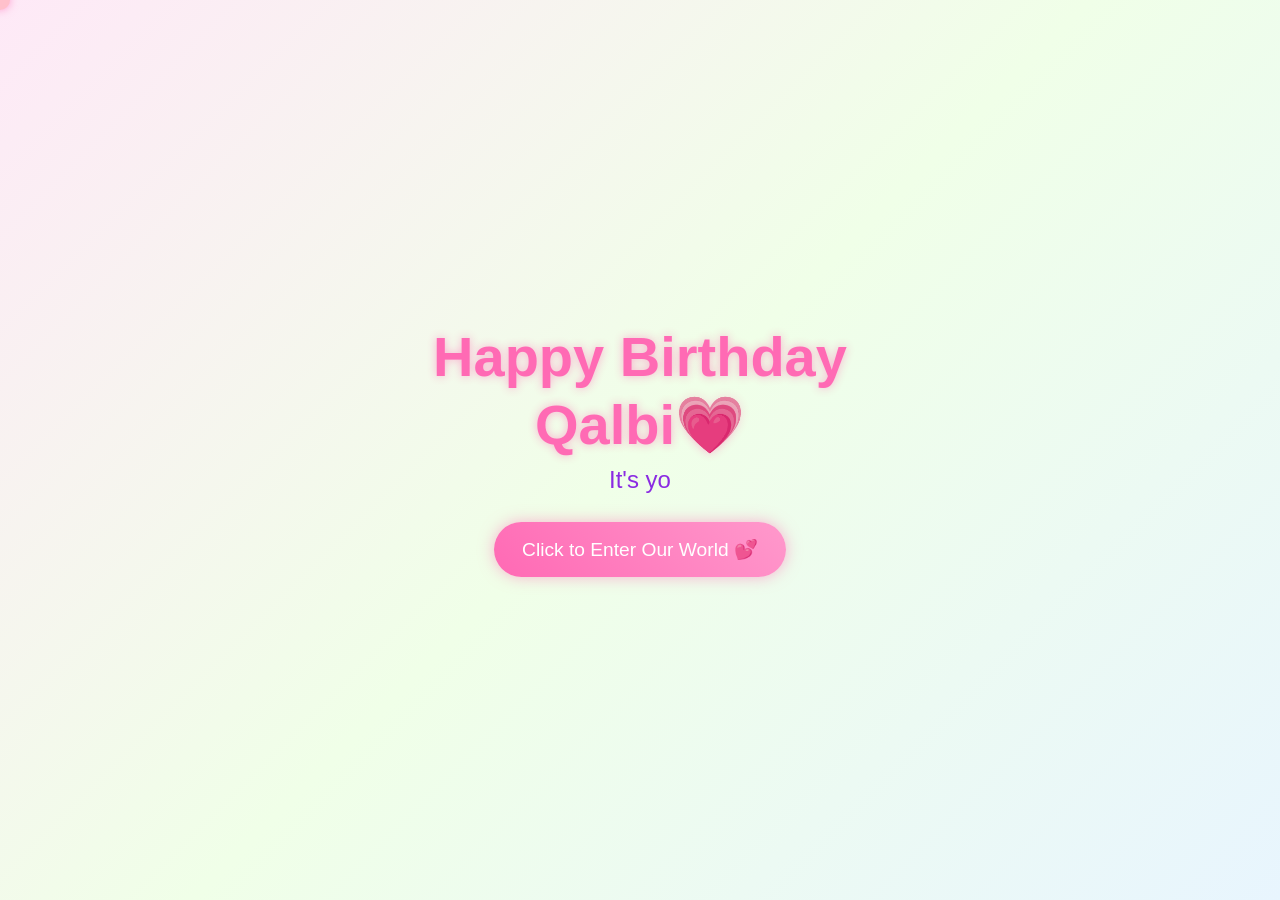
<file: index.html>
<!DOCTYPE html>
<html lang="en">
<head>
    <meta charset="UTF-8">
    <meta name="viewport" content="width=device-width, initial-scale=1.0, viewport-fit=cover">
    <title>Happy Birthday</title>
    <script src="https://cdnjs.cloudflare.com/ajax/libs/gsap/3.12.2/gsap.min.js"></script>
    <link rel="stylesheet" href="style.css">
    
</head>
<body>
    <div class="page-transition" aria-hidden="true"></div>
    <div class="cursor"></div>
    <div class="container">
        <h1>Happy Birthday Qalbi💗</h1>
        <div class="greeting"></div>
        <button class="cta-button">Click to Enter Our World 💕</button>
    </div>

    <script src="script.js">
        
    </script>
</body>
</html>
</file>
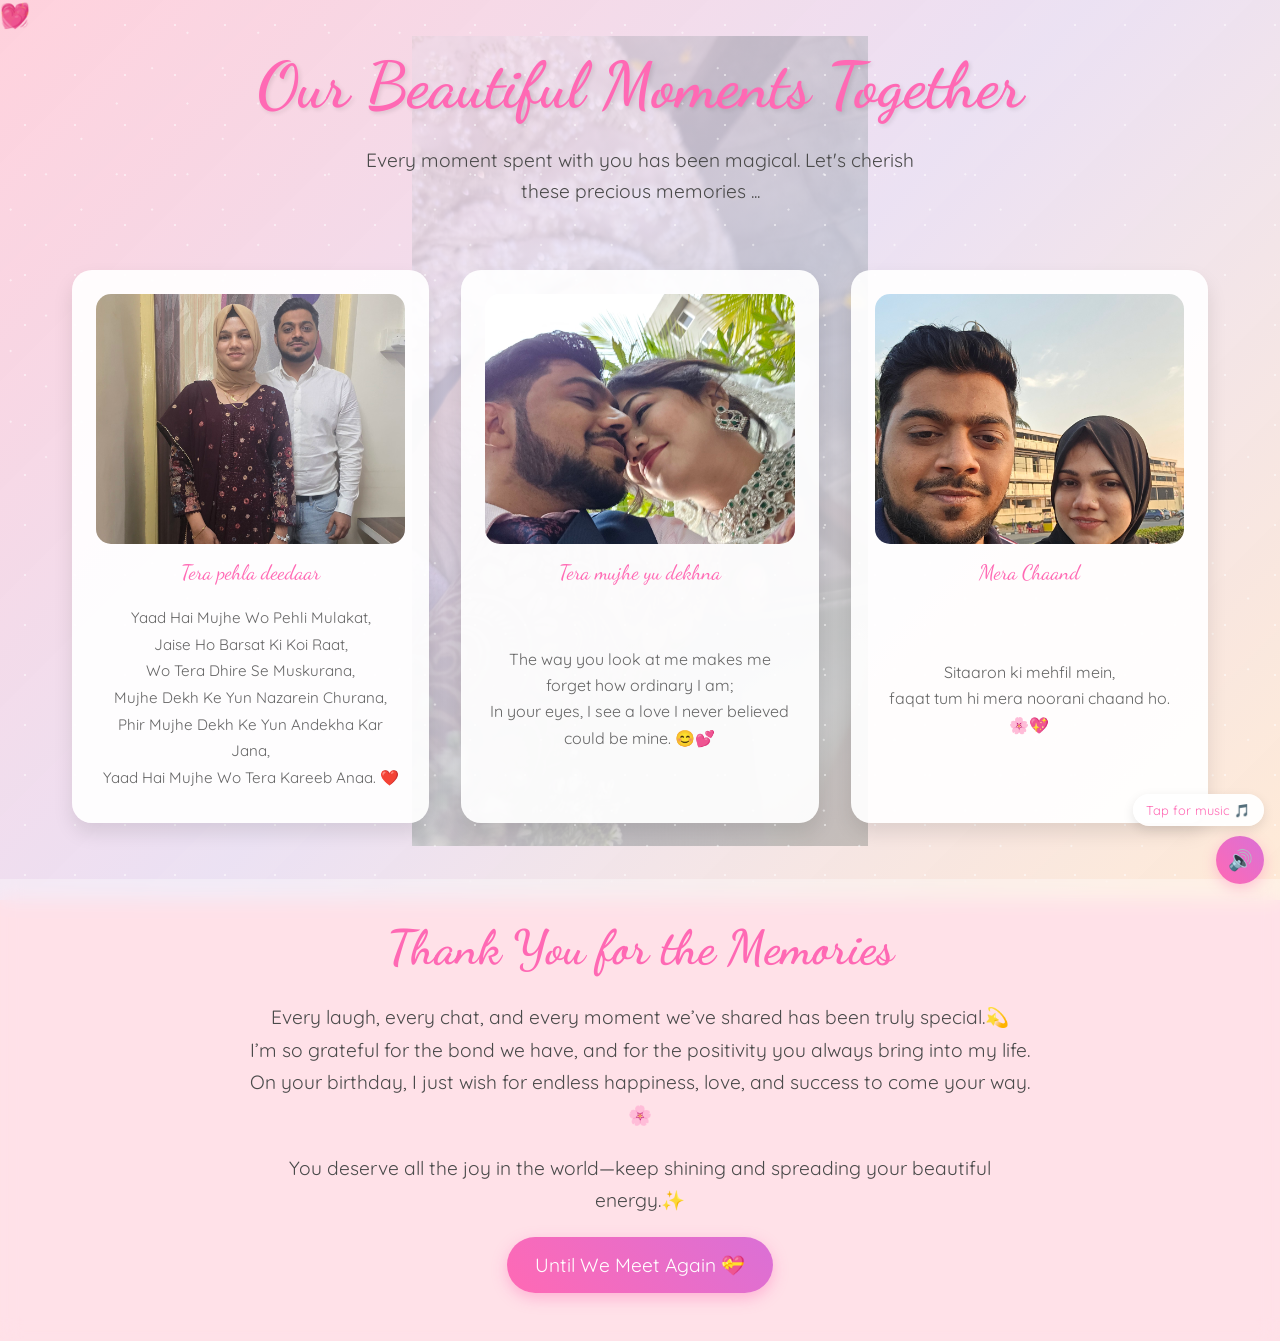
<file: last.html>
<!DOCTYPE html>
<html lang="en">

<head>
    <meta charset="UTF-8">
    <meta name="viewport" content="width=device-width, initial-scale=1.0, viewport-fit=cover">
    <title>Our Beautiful Memories ✨</title>
    <link rel="preload" as="image" href="./bg-mobile.jpg" media="(max-width: 768px)">
    <link rel="preload" as="image" href="./20260104_175222.jpg" media="(min-width: 769px)">
    <link rel="preload" as="image" href="./first-mobile.jpg" media="(max-width: 768px)">
    <style>
        @import url('https://fonts.googleapis.com/css2?family=Dancing+Script:wght@700&family=Quicksand:wght@300;400;500;600&display=swap');

        * {
            margin: 0;
            padding: 0;
            box-sizing: border-box;
        }

        html {
            -webkit-text-size-adjust: 100%;
        }

        body {
            min-height: 100vh;
            min-height: 100dvh;
            background: #ffd1dc;
            font-family: 'Quicksand', sans-serif;
            overflow-x: hidden;
            color: #4a4a4a;
            padding:
                env(safe-area-inset-top)
                env(safe-area-inset-right)
                env(safe-area-inset-bottom)
                env(safe-area-inset-left);
            -webkit-tap-highlight-color: transparent;
        }

        .page-bg {
            position: fixed;
            inset: 0;
            z-index: 0;
            pointer-events: none;
            background:
                linear-gradient(135deg,
                    rgba(255, 209, 220, 0.82) 0%,
                    rgba(230, 230, 250, 0.78) 50%,
                    rgba(255, 239, 213, 0.82) 100%),
                url('./20260104_175222.jpg') center 40% / auto 90vh no-repeat;
        }

        /* Enhanced Sparkle Effect */
        .magic-sparkles {
            position: fixed;
            top: 0;
            left: 0;
            width: 100%;
            height: 100%;
            pointer-events: none;
            z-index: 1;
        }

        .sparkle {
            position: absolute;
            width: 6px;
            height: 6px;
            border-radius: 50%;
            background-color: white;
            animation: twinkle var(--duration, 4s) ease-in-out infinite;
            opacity: 0;
        }

        @keyframes twinkle {

            0%,
            100% {
                opacity: 0;
                transform: scale(0.5);
            }

            50% {
                opacity: 0.8;
                transform: scale(1);
            }
        }

        /* Generate 50 sparkles with different positions and animations */
        .magic-sparkles::before,
        .magic-sparkles::after {
            content: '';
            position: absolute;
            width: 100%;
            height: 100%;
            background-image: radial-gradient(circle, white 1px, transparent 1px);
            background-size: 50px 50px;
            animation: sparkleLayer 8s linear infinite;
            opacity: 0.5;
        }

        .magic-sparkles::after {
            animation-delay: -4s;
            transform: rotate(45deg);
        }

        @keyframes sparkleLayer {
            0% {
                transform: translateY(0);
            }

            100% {
                transform: translateY(-50px);
            }
        }

        /* Floating Hearts */
        .floating-hearts {
            position: fixed;
            width: 100%;
            height: 100%;
            pointer-events: none;
            z-index: 2;
        }

        .heart {
            position: absolute;
            font-size: 1.5rem;
            color: rgba(255, 105, 180, 0.6);
            animation: floatHeart var(--float-duration, 6s) ease-in-out infinite;
            animation-delay: var(--delay, 0s);
        }

        @keyframes floatHeart {
            0% {
                transform: translate(0, 100vh) rotate(0deg);
            }

            100% {
                transform: translate(var(--translate-x, 0), -100vh) rotate(360deg);
            }
        }

        /* Welcome Section */
        .welcome {
            text-align: center;
            padding: 3rem 1.25rem 2rem;
            position: relative;
            z-index: 3;
        }

        .welcome h1 {
            font-family: 'Dancing Script', cursive;
            font-size: clamp(2rem, 9vw, 4rem);
            color: #ff69b4;
            text-shadow: 2px 2px 4px rgba(0, 0, 0, 0.1);
            animation: fadeInScale 2s ease;
            line-height: 1.2;
        }

        .welcome p {
            font-size: clamp(1rem, 4vw, 1.2rem);
            max-width: 600px;
            margin: 1.25rem auto 0;
            line-height: 1.6;
            animation: fadeIn 2s ease 0.5s both;
            padding: 0 0.5rem;
        }

        /* Enhanced Memory Cards */
        .memory-container {
            max-width: 1200px;
            margin: 0 auto;
            padding: 1rem;
            display: grid;
            grid-template-columns: 1fr;
            gap: 1.25rem;
            z-index: 3;
            position: relative;
        }

        .memory-card {
            background: rgba(255, 255, 255, 0.92);
            border-radius: 20px;
            padding: 1.25rem;
            box-shadow: 0 10px 20px rgba(0, 0, 0, 0.1);
            transition: all 0.5s cubic-bezier(0.4, 0, 0.2, 1);
            position: relative;
            overflow: hidden;
            display: flex;
            flex-direction: column;
            height: 100%;
        }

        .memory-card:hover {
            transform: translateY(-10px) scale(1.02);
            box-shadow: 0 15px 30px rgba(0, 0, 0, 0.15);
        }

        .memory-card::before {
            content: '';
            position: absolute;
            top: 0;
            left: 0;
            width: 100%;
            height: 100%;
            background: linear-gradient(45deg, transparent, rgba(255, 255, 255, 0.4), transparent);
            transform: translateX(-100%);
            transition: 0.5s;
        }

        .memory-card:hover::before {
            transform: translateX(100%);
        }

        picture {
            display: block;
            width: 100%;
        }

        .memory-img {
            display: block;
            width: 100%;
            height: clamp(200px, 55vw, 250px);
            object-fit: cover;
            border-radius: 15px;
            margin-bottom: 1rem;
            transition: transform 0.5s ease;
            background: rgba(255, 255, 255, 0.5);
        }

        .memory-card:nth-child(1) .memory-img {
            object-position: center 30%;
        }

        .memory-card:nth-child(2) .memory-img {
            object-position: center 35%;
        }

        .memory-card:nth-child(3) .memory-img {
            object-position: center 35%;
        }

        .memory-card:hover .memory-img {
            transform: scale(1.05);
        }

        .memory-date {
            font-family: 'Dancing Script', cursive;
            color: #ff69b4;
            font-size: clamp(1.1rem, 4.5vw, 1.3rem);
            margin-bottom: 0.75rem;
            text-align: center;
            flex-shrink: 0;
        }

        .memory-caption {
            flex: 1;
            display: flex;
            align-items: center;
            justify-content: center;
            text-align: center;
            font-size: clamp(0.95rem, 3.8vw, 1rem);
            line-height: 1.65;
            color: #666;
            padding: 0.5rem 0.25rem;
        }

        .memory-caption--poem {
            font-size: clamp(0.88rem, 3.4vw, 0.95rem);
            line-height: 1.75;
        }

        /* Final Message Section */
        .final-message {
            text-align: center;
            padding: 2.5rem 1.25rem 3rem;
            background: rgba(255, 255, 255, 0.35);
            backdrop-filter: blur(10px);
            -webkit-backdrop-filter: blur(10px);
            margin-top: 1.5rem;
            position: relative;
            z-index: 3;
        }

        .final-message h2 {
            font-family: 'Dancing Script', cursive;
            font-size: clamp(2rem, 8vw, 3rem);
            color: #ff69b4;
            margin-bottom: 1.5rem;
            animation: heartbeat 2s infinite;
            line-height: 1.2;
        }

        @keyframes heartbeat {

            0%,
            100% {
                transform: scale(1);
            }

            50% {
                transform: scale(1.1);
            }
        }

        .final-message p {
            font-size: clamp(1rem, 4vw, 1.2rem);
            max-width: 800px;
            margin: 0 auto 1.25rem;
            line-height: 1.7;
            padding: 0 0.25rem;
        }

        .goodbye-btn {
            display: inline-flex;
            align-items: center;
            justify-content: center;
            padding: 1rem 1.75rem;
            min-height: 48px;
            font-size: clamp(1rem, 4vw, 1.2rem);
            background: linear-gradient(45deg, #ff69b4, #da70d6);
            color: white;
            border: none;
            border-radius: 50px;
            cursor: pointer;
            text-decoration: none;
            transition: all 0.3s ease;
            box-shadow: 0 5px 15px rgba(255, 105, 180, 0.4);
            animation: float 3s infinite ease-in-out;
            touch-action: manipulation;
        }

        .goodbye-btn:hover {
            transform: translateY(-5px);
            box-shadow: 0 8px 20px rgba(255, 105, 180, 0.6);
        }

        @keyframes float {

            0%,
            100% {
                transform: translateY(0);
            }

            50% {
                transform: translateY(-10px);
            }
        }

        /* Animations */
        @keyframes fadeInScale {
            0% {
                opacity: 0;
                transform: scale(0.8);
            }

            100% {
                opacity: 1;
                transform: scale(1);
            }
        }

        @keyframes fadeIn {
            0% {
                opacity: 0;
            }

            100% {
                opacity: 1;
            }
        }

        /* Generate Hearts */
        .js-generate-hearts {
            position: fixed;
            width: 100%;
            height: 100%;
            pointer-events: none;
            z-index: 2;
        }

        /* Custom Scrollbar */
        ::-webkit-scrollbar {
            width: 12px;
        }

        ::-webkit-scrollbar-track {
            background: rgba(255, 255, 255, 0.4);
        }

        ::-webkit-scrollbar-thumb {
            background: linear-gradient(45deg, #ff69b4, #da70d6);
            border-radius: 6px;
        }

        .music-toggle {
            position: fixed;
            right: max(1rem, env(safe-area-inset-right));
            bottom: max(1rem, env(safe-area-inset-bottom));
            z-index: 100;
            width: 48px;
            height: 48px;
            border: none;
            border-radius: 50%;
            background: rgba(255, 255, 255, 0.92);
            box-shadow: 0 4px 14px rgba(255, 105, 180, 0.35);
            font-size: 1.25rem;
            cursor: pointer;
            touch-action: manipulation;
            transition: transform 0.2s ease, box-shadow 0.2s ease;
        }

        .music-toggle:hover {
            transform: scale(1.08);
            box-shadow: 0 6px 18px rgba(255, 105, 180, 0.45);
        }

        .music-toggle.is-playing {
            background: linear-gradient(45deg, #ff69b4, #da70d6);
        }

        .music-hint {
            position: fixed;
            right: max(1rem, env(safe-area-inset-right));
            bottom: calc(max(1rem, env(safe-area-inset-bottom)) + 58px);
            z-index: 100;
            padding: 0.5rem 0.85rem;
            border-radius: 999px;
            background: rgba(255, 255, 255, 0.95);
            color: #ff69b4;
            font-size: 0.8rem;
            box-shadow: 0 4px 12px rgba(0, 0, 0, 0.1);
            opacity: 0;
            transform: translateY(8px);
            transition: opacity 0.3s ease, transform 0.3s ease;
            pointer-events: none;
        }

        .music-hint.visible {
            opacity: 1;
            transform: translateY(0);
        }

        /* Responsive Design */
        @media (min-width: 769px) {
            .memory-container {
                padding: 2rem;
                grid-template-columns: repeat(3, 1fr);
                gap: 2rem;
                align-items: stretch;
            }

            .memory-card {
                padding: 1.5rem;
            }

            .memory-caption {
                min-height: 9rem;
            }
        }

        @media (max-width: 768px) {
            .page-bg {
                background-image:
                    linear-gradient(135deg,
                        rgba(255, 209, 220, 0.82) 0%,
                        rgba(230, 230, 250, 0.78) 50%,
                        rgba(255, 239, 213, 0.82) 100%),
                    url('./bg-mobile.jpg');
                background-size: cover;
                background-position: center 42%;
                background-repeat: no-repeat;
            }

            .memory-img {
                height: clamp(220px, 62vw, 280px);
            }

            .memory-card:nth-child(1) .memory-img {
                object-position: center 18%;
            }

            .memory-card:nth-child(2) .memory-img {
                object-position: center 28%;
            }

            .memory-card:nth-child(3) .memory-img {
                object-position: center 28%;
            }

            .memory-card:hover {
                transform: none;
            }

            .memory-card:active {
                transform: scale(0.98);
            }

            .memory-card:hover .memory-img {
                transform: none;
            }

            .heart {
                font-size: 1.1rem;
            }
        }

        @media (prefers-reduced-motion: reduce) {
            .welcome h1,
            .final-message h2,
            .goodbye-btn,
            .heart,
            .magic-sparkles::before,
            .magic-sparkles::after {
                animation: none;
            }
        }
    </style>
</head>

<body>
    <div class="page-bg" aria-hidden="true"></div>

    <audio id="bg-music" loop preload="auto">
        <source src="./bg-music.mp3" type="audio/mpeg">
        <source src="./bg-music.m4a" type="audio/mp4">
    </audio>

    <button class="music-toggle is-playing" type="button" aria-label="Mute background music" title="Mute music">🔊</button>
    <div class="music-hint" id="music-hint">Tap for music 🎵</div>

    <div class="magic-sparkles"></div>
    <div class="floating-hearts">
        <!-- Hearts will be generated via CSS -->
        <div class="heart" style="--float-duration: 6s; --delay: 0s; --translate-x: 20px;">💝</div>
        <div class="heart" style="--float-duration: 8s; --delay: 1s; --translate-x: -30px;">💖</div>
        <div class="heart" style="--float-duration: 7s; --delay: 2s; --translate-x: 40px;">💗</div>
        <div class="heart" style="--float-duration: 9s; --delay: 3s; --translate-x: -20px;">💓</div>
        <div class="heart" style="--float-duration: 5s; --delay: 4s; --translate-x: 30px;">💕</div>
    </div>

    <section class="welcome">
        <h1>Our Beautiful Moments Together</h1>
        <p>Every moment spent with you has been magical. Let's cherish these precious memories ...</p>
    </section>

    <div class="memory-container">
        <div class="memory-card">
            <picture>
                <source media="(max-width: 768px)" srcset="./first-mobile.jpg">
                <img src="./first.jpg" alt="First Date" class="memory-img" loading="eager" decoding="async" fetchpriority="high">
            </picture>
            <div class="memory-date">Tera pehla deedaar</div>
            <div class="memory-caption memory-caption--poem">
                Yaad Hai Mujhe Wo Pehli Mulakat,<br>
                Jaise Ho Barsat Ki Koi Raat,<br>
                Wo Tera Dhire Se Muskurana,<br>
                Mujhe Dekh Ke Yun Nazarein Churana,<br>
                Phir Mujhe Dekh Ke Yun Andekha Kar Jana,<br>
                Yaad Hai Mujhe Wo Tera Kareeb Anaa. ❤️
            </div>
        </div>
        <div class="memory-card">
            <picture>
                <source media="(max-width: 768px)" srcset="./second-mobile.jpg">
                <img src="./second.jpg" alt="Beach Day" class="memory-img" loading="lazy" decoding="async">
            </picture>
            <div class="memory-date">Tera mujhe yu dekhna</div>
            <div class="memory-caption">
                The way you look at me makes me forget how ordinary I am;<br>
                In your eyes, I see a love I never believed could be mine. 😊💕
            </div>
        </div>
        <div class="memory-card">
            <picture>
                <source media="(max-width: 768px)" srcset="./third-mobile.jpg">
                <img src="./third.jpg" alt="Movie Night" class="memory-img" loading="lazy" decoding="async">
            </picture>
            <div class="memory-date">Mera Chaand</div>
            <div class="memory-caption">
                Sitaaron ki mehfil mein,<br>
                faqat tum hi mera noorani chaand ho. 🌸💖
            </div>
        </div>

    </div>

    <section class="final-message">
        <h2>Thank You for the Memories</h2>
        <p>Every laugh, every chat, and every moment we’ve shared has been truly special.💫<br>
            I’m so grateful for the bond we have, and for the positivity you always bring into my life.<br>
            On your birthday, I just wish for endless happiness, love, and success to come your way.🌸</p>
        <p>You deserve all the joy in the world—keep shining and spreading your beautiful energy.✨</p>
        <a href="#" class="goodbye-btn">Until We Meet Again 💝</a>
    </section>

    <script>
        (function () {
            const music = document.getElementById('bg-music');
            const toggle = document.querySelector('.music-toggle');
            const hint = document.getElementById('music-hint');

            music.volume = 0.4;
            music.muted = false;

            function setSoundOn(isOn) {
                music.muted = !isOn;
                toggle.classList.toggle('is-playing', isOn);
                toggle.textContent = isOn ? '🔊' : '🔇';
                toggle.setAttribute('aria-label', isOn ? 'Mute background music' : 'Unmute background music');
                toggle.setAttribute('title', isOn ? 'Mute music' : 'Unmute music');
            }

            function hideHint() {
                hint.classList.remove('visible');
            }

            function showHint() {
                hint.classList.add('visible');
                setTimeout(hideHint, 4000);
            }

            async function startMusic() {
                if (!music.paused) return;
                music.muted = false;
                try {
                    await music.play();
                    setSoundOn(true);
                    hideHint();
                } catch {
                    showHint();
                }
            }

            toggle.addEventListener('click', (e) => {
                e.stopPropagation();
                if (music.muted) {
                    music.muted = false;
                    if (music.paused) {
                        music.play().then(() => setSoundOn(true)).catch(showHint);
                    } else {
                        setSoundOn(true);
                    }
                } else {
                    setSoundOn(false);
                }
            });

            document.addEventListener('click', (e) => {
                if (e.target.closest('.music-toggle')) return;
                if (music.paused) startMusic();
            });

            document.addEventListener('touchstart', () => {
                if (music.paused) startMusic();
            }, { once: true, passive: true });

            music.addEventListener('play', () => setSoundOn(!music.muted));
            music.addEventListener('pause', () => {
                if (music.muted) setSoundOn(false);
            });

            window.addEventListener('load', startMusic);
        })();
    </script>
</body>

</html>
</file>
<file: style.css>
* {
    margin: 0;
    padding: 0;
    box-sizing: border-box;
}

html {
    -webkit-text-size-adjust: 100%;
}

body {
    min-height: 100vh;
    min-height: 100dvh;
    display: flex;
    flex-direction: column;
    align-items: center;
    justify-content: center;
    background: #fee9f7;
    font-family: 'Arial Rounded MT Bold', Arial, sans-serif;
    overflow-x: hidden;
    overflow-y: auto;
    position: relative;
    padding:
        max(1.5rem, env(safe-area-inset-top))
        max(1rem, env(safe-area-inset-right))
        max(1.5rem, env(safe-area-inset-bottom))
        max(1rem, env(safe-area-inset-left));
    -webkit-tap-highlight-color: transparent;
}

body::before,
body::after {
    content: '';
    position: fixed;
    inset: 0;
    z-index: -1;
    pointer-events: none;
}

body::before {
    background: linear-gradient(-45deg, #fee9f7, #e8f5fe, #fef2e8);
}

body::after {
    background: linear-gradient(-45deg, #e8f5fe, #f0ffe8, #fee9f7);
    animation: gradientFade 15s ease infinite;
}

.cursor {
    width: 20px;
    height: 20px;
    background: pink;
    border-radius: 50%;
    position: fixed;
    top: 0;
    left: 0;
    pointer-events: none;
    will-change: transform;
    box-shadow: 0 0 8px rgba(255, 105, 180, 0.6);
}

.container {
    text-align: center;
    z-index: 1;
    width: 100%;
    max-width: 480px;
    padding: 0 0.5rem;
}

h1 {
    font-size: clamp(1.75rem, 8vw, 3.5rem);
    color: #ff69b4;
    text-shadow: 0 0 10px rgba(255, 105, 180, 0.5);
    margin-bottom: 1.5rem;
    opacity: 0;
    line-height: 1.2;
}

.greeting {
    font-size: clamp(1rem, 4.5vw, 1.5rem);
    color: #8a2be2;
    margin-bottom: 2rem;
    min-height: 2em;
    line-height: 1.5;
    padding: 0 0.5rem;
}

.cta-button {
    padding: 1rem 1.75rem;
    min-height: 48px;
    font-size: clamp(1rem, 4vw, 1.2rem);
    background: linear-gradient(45deg, #ff69b4, #ff99cc);
    border: none;
    border-radius: 50px;
    color: white;
    cursor: pointer;
    box-shadow: 0 0 15px rgba(255, 105, 180, 0.5);
    opacity: 0;
    transform-origin: center;
    touch-action: manipulation;
}

.floating {
    position: absolute;
    pointer-events: none;
    opacity: 0;
}

@keyframes gradientFade {
    0%, 100% { opacity: 0; }
    50% { opacity: 1; }
}

.page-transition {
    position: fixed;
    inset: 0;
    z-index: 10000;
    background: #ffe6e6;
    opacity: 0;
    pointer-events: none;
}

@media (hover: hover) and (pointer: fine) {
    * {
        cursor: none;
    }
}

@media (hover: none), (pointer: coarse) {
    .cursor {
        display: none;
    }
}

@media (prefers-reduced-motion: reduce) {
    body::after {
        animation: none;
    }
}
</file>
